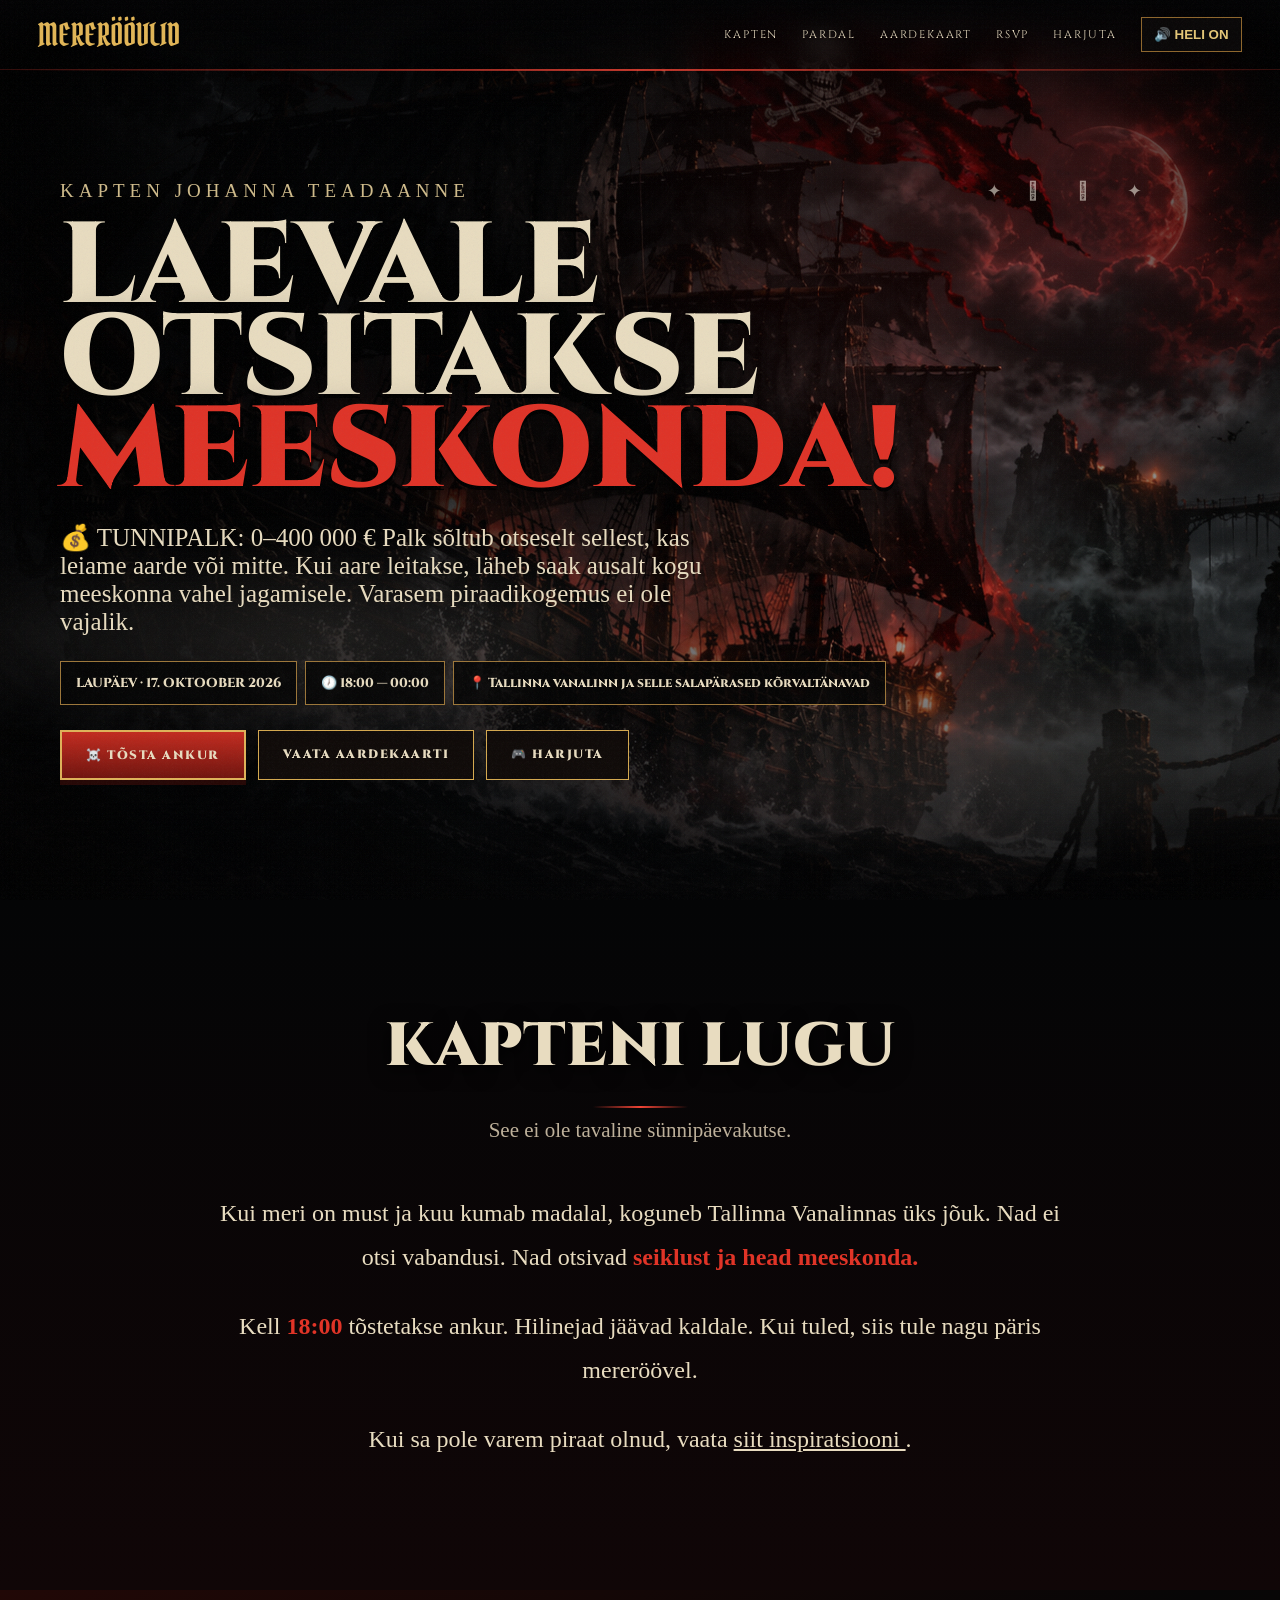
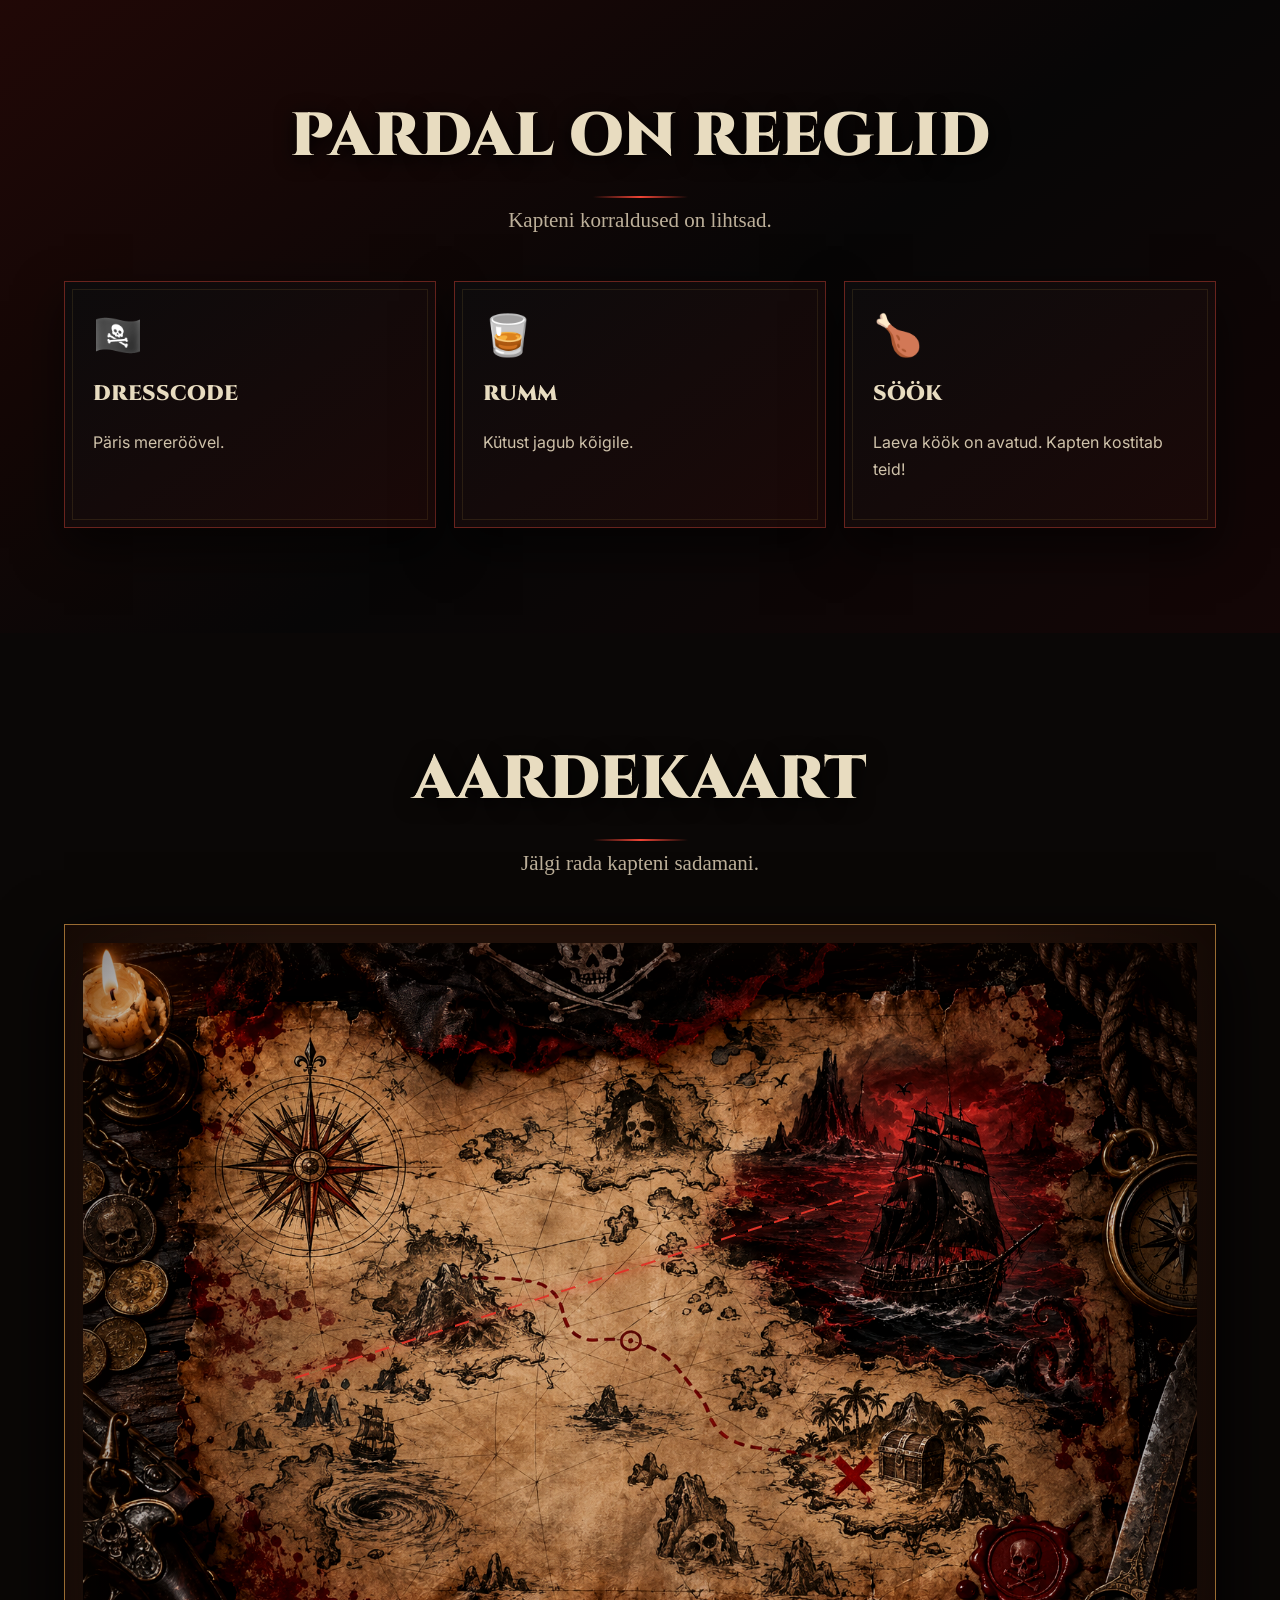
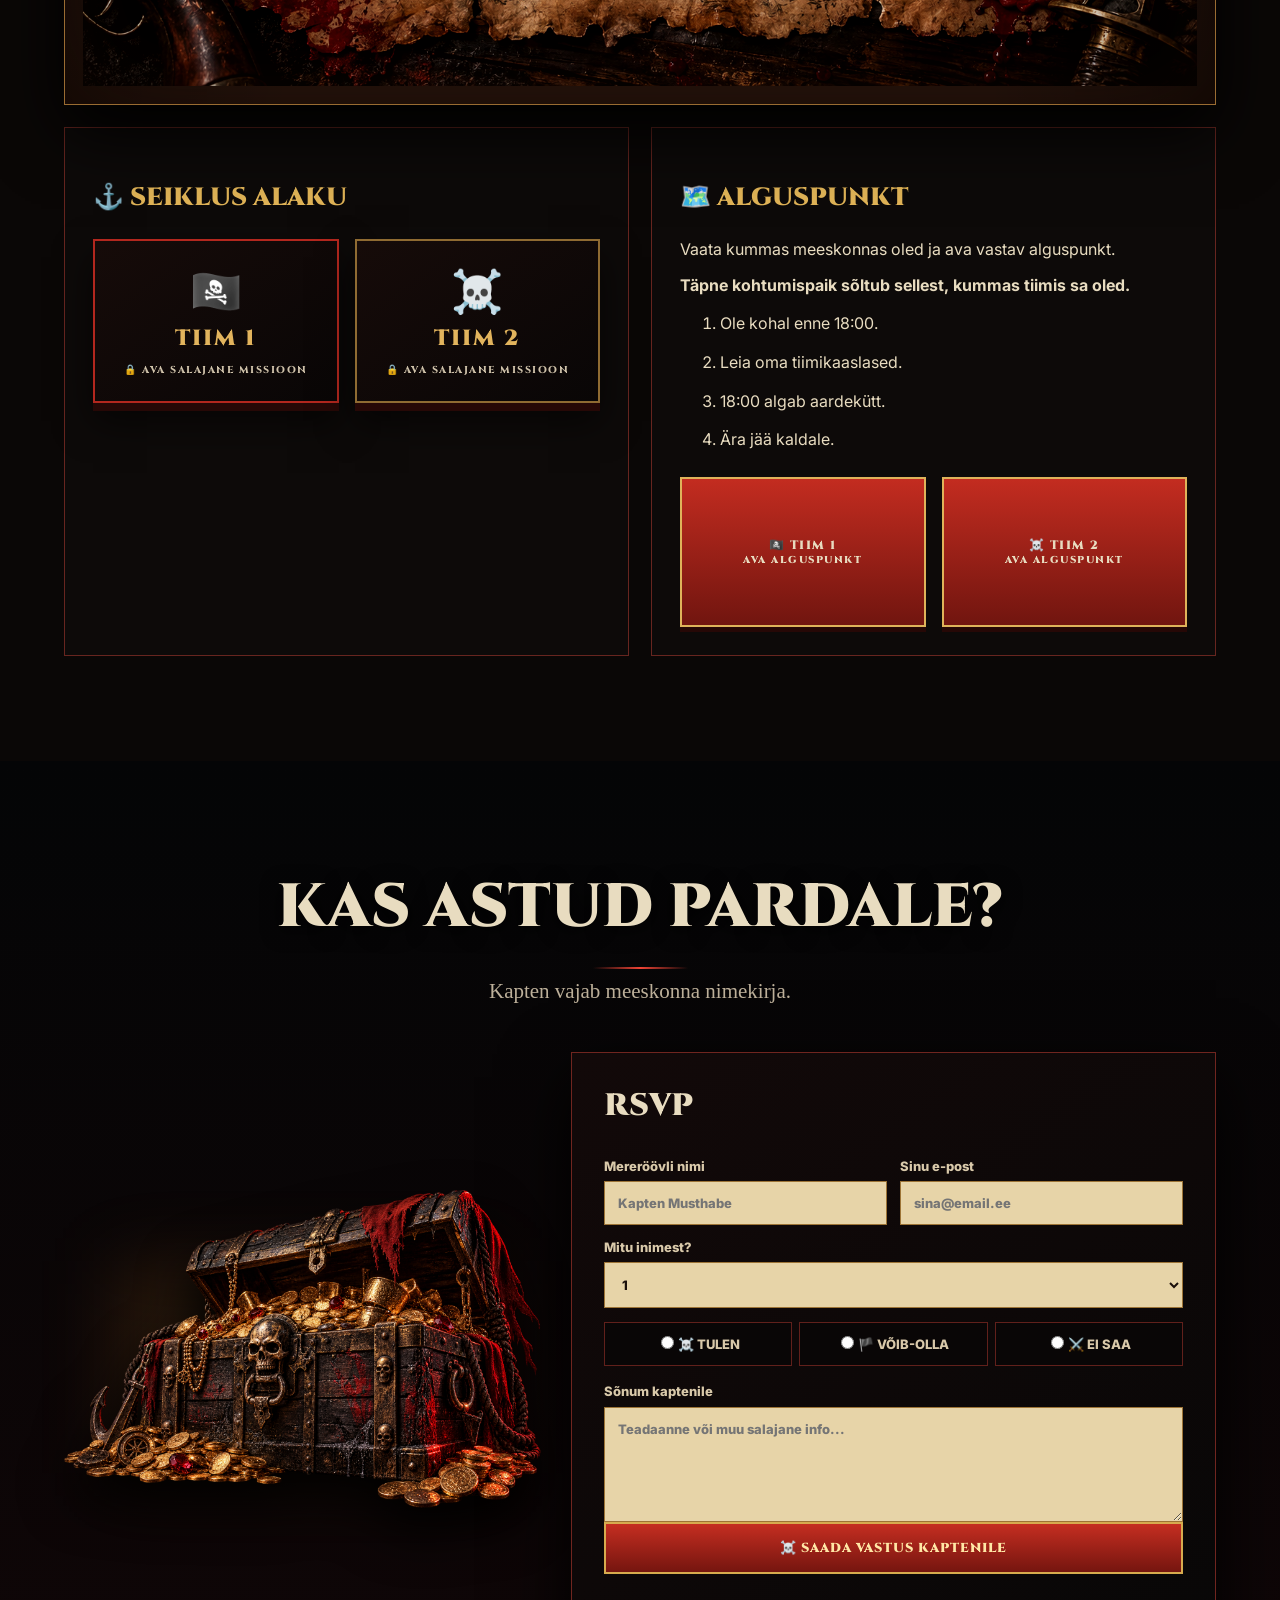
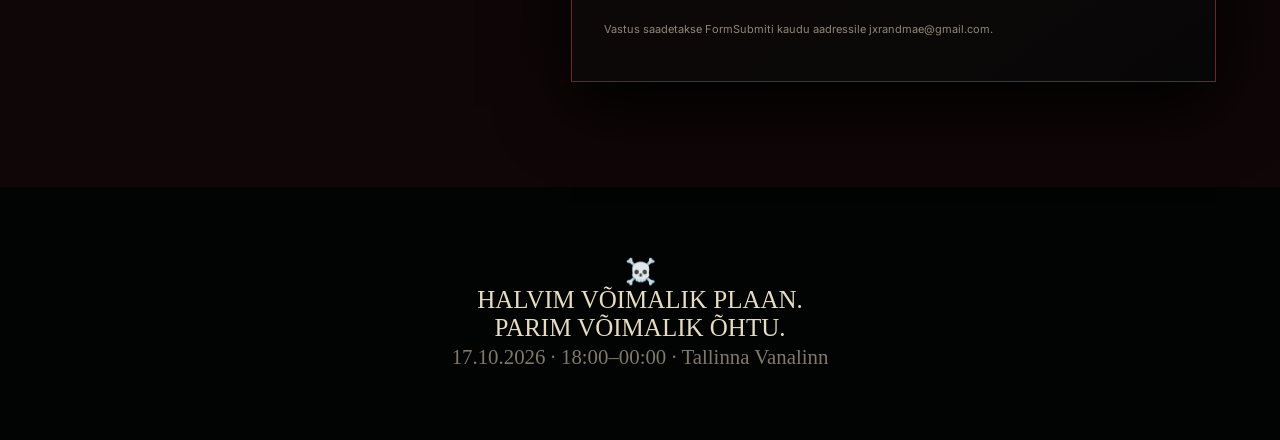
<file: index.html>
<!doctype html>
<html lang="et">
<head>
<meta charset="utf-8"><meta name="viewport" content="width=device-width,initial-scale=1">
<meta name="theme-color" content="#050506"><meta name="description" content="Mereröövlid pardal — Johanna sünnipäev, 17. oktoober 2026."><meta property="og:title" content="MERERÖÖVLID PARDAL!"><meta property="og:description" content="Üks öö. Üks laev. Üks legend."><meta property="og:type" content="website"><title>Mereröövlid Pardal ☠️</title>
<link rel="stylesheet" href="styles.css">
</head>
<body>
<nav class="nav">
<a class="brand" href="#top">MERERÖÖVLID</a>
<a href="#lugu">KAPTEN</a><a href="#pardal">PARDAL</a><a href="#kaart">AARDEKAART</a><a href="#rsvp">RSVP</a><a href="mang.html">HARJUTA</a>
<button class="sound" id="sound">🔊 HELI OFF</button>
</nav>

<header class="hero" id="top">
<div class="heroImage"></div><div class="fog fogA"></div><div class="fog fogB"></div><div class="birds" aria-hidden="true">✦ 𓅃　𓅃　✦</div><div class="heroContent"><div>
<div class="eyebrow">KAPTEN JOHANNA TEADAANNE</div>
<h1>LAEVALE OTSITAKSE <em>MEESKONDA!</em></h1>
<p class="heroLead">💰 TUNNIPALK: 0–400 000 €
Palk sõltub otseselt sellest, kas leiame aarde või mitte. Kui aare leitakse, läheb saak ausalt kogu meeskonna vahel jagamisele. Varasem piraadikogemus ei ole vajalik.</p>
<div class="meta"><span>LAUPÄEV · 17. OKTOOBER 2026</span><span>🕖 18:00 — 00:00</span><span>📍 Tallinna vanalinn ja selle salapärased kõrvaltänavad</span></div>
<div class="ctaRow"><a class="btn primary" href="#rsvp">☠️ TÕSTA ANKUR</a><a class="btn" href="#kaart">VAATA AARDEKAARTI</a><a class="btn" href="mang.html">🎮 HARJUTA</a></div>
</div></div>
</header>

<section class="section dark" id="lugu"><div class="wrap"><h2 class="title">KAPTENI LUGU</h2><p class="subtitle">See ei ole tavaline sünnipäevakutse.</p><div class="story">
<p>Kui meri on must ja kuu kumab madalal, koguneb Tallinna Vanalinnas üks jõuk. Nad ei otsi vabandusi. Nad otsivad <strong>seiklust ja head meeskonda.</strong></p>
<p>Kell <strong>18:00</strong> tõstetakse ankur. Hilinejad jäävad kaldale. Kui tuled, siis tule nagu päris mereröövel.</p>
<p> Kui sa pole varem piraat olnud, vaata <a href="https://pin.it/2wgxRKAsT" target="_blank" rel="noopener noreferrer">
    siit inspiratsiooni </a>.</p>
</div></div></section>

<section class="section redSection" id="pardal"><div class="wrap"><h2 class="title">PARDAL ON REEGLID</h2><p class="subtitle">Kapteni korraldused on lihtsad.</p><div class="cards">
<article class="card"><div class="icon">🏴‍☠️</div><h3>DRESSCODE</h3><p>Päris mereröövel.</p></article>
<article class="card"><div class="icon">🥃</div><h3>RUMM</h3><p>Kütust jagub kõigile. </p></article>
<article class="card"><div class="icon">🍗</div><h3>SÖÖK</h3><p>Laeva köök on avatud. Kapten kostitab teid!</p></article>
</div></div></section>

<section class="mapSection" id="kaart"><div class="wrap"><h2 class="title">AARDEKAART</h2><p class="subtitle">Jälgi rada kapteni sadamani.</p>
<div class="mapFrame" id="mapFrame"><img src="assets/treasure-map.png" alt="Tume piraatide aardekaart" loading="lazy"><div class="routeOverlay"></div></div>
<div class="mapInfo">

  <div class="panel">
    <h3>⚓ SEIKLUS ALAKU</h3>

<div class="teamButtons">

  <a
    class="teamBtn team1"
    href="tiim1.html"
  >
    <span class="teamIcon">🏴‍☠️</span>
    <span class="teamName">TIIM 1</span>
    <span class="teamAction">🔒 AVA SALAJANE MISSIOON</span>
  </a>

  <a
    class="teamBtn team2"
    href="tiim2.html"
  >
    <span class="teamIcon">☠️</span>
    <span class="teamName">TIIM 2</span>
    <span class="teamAction">🔒 AVA SALAJANE MISSIOON</span>
  </a>

</div>
  </div>


  <div class="panel">
    <h3>🗺️ ALGUSPUNKT</h3>

    <p>
      Vaata kummas meeskonnas oled ja ava vastav alguspunkt.
    </p>
<p>
      <b>
        Täpne kohtumispaik sõltub sellest, kummas tiimis sa oled.
      </b>
    </p>

    <ol>
      <li>Ole kohal enne 18:00.</li>
      <li>Leia oma tiimikaaslased.</li>
      <li>18:00 algab aardekütt.</li>
      <li>Ära jää kaldale.</li>
    </ol>
    <div class="teamButtons">

      <a
        class="btn primary teamBtn"
        target="_blank"
        href="https://maps.app.goo.gl/mpqDyM4CvshRVaWUA"
      >
        🏴‍☠️ TIIM 1
        <small>AVA ALGUSPUNKT</small>
      </a>

      <a
        class="btn primary teamBtn"
        target="_blank"
        href="https://maps.app.goo.gl/xC6VHM5YAqpepyd66"
      >
        ☠️ TIIM 2
        <small>AVA ALGUSPUNKT</small>
      </a>

    </div>

  </div>

</div></div></section>

<section class="section dark" id="rsvp"><div class="wrap"><h2 class="title">KAS ASTUD PARDALE?</h2><p class="subtitle">Kapten vajab meeskonna nimekirja.</p>
<div class="rsvpWrap"><div class="chestVisual"><div class="chestGlow"></div><img id="chestBtn" class="chestBtn" src="assets/treasure-chest.png" alt="Avatud aardelaegas" loading="lazy"><div class="treasureSecret"><div id="secret">☠️ <b>AARDELAEGAS AVATUD</b><br>Lisa 5 punkti tiimile, kui ütled salasõna: PIRAAJA.</div></div></div>
<div class="form"><h3>RSVP</h3><form id="rsvpForm" action="https://formsubmit.co/ajax/jxrandmae@gmail.com" method="POST">
<input type="hidden" name="_subject" value="🏴‍☠️ MERERÖÖVLID PARDAL — uus RSVP"><input type="hidden" name="_template" value="table"><input type="hidden" name="_captcha" value="true"><input type="text" name="_honey" style="display:none">
<div class="grid"><label>Mereröövli nimi<input name="name" required placeholder="Kapten Musthabe"></label><label>Sinu e-post<input name="email" type="email" required placeholder="sina@email.ee"></label></div>
<label style="display:block;margin-top:14px">Mitu inimest?<select name="count"><option>1</option><option>2</option><option>3</option><option>4</option><option>5</option></select></label>
<div class="choices"><label><input type="radio" name="answer" value="JAH, TULEN!" required>☠️ TULEN</label><label><input type="radio" name="answer" value="VÕIB-OLLA">🏴 VÕIB-OLLA</label><label><input type="radio" name="answer" value="EI SAA">⚔️ EI SAA</label></div>
<label>Sõnum kaptenile<textarea name="note" placeholder="Teadaanne või muu salajane info..."></textarea></label>
<button class="submit" type="submit">☠️ SAADA VASTUS KAPTENILE</button><div class="status" id="status"></div>
<p class="small">Vastus saadetakse FormSubmiti kaudu aadressile jxrandmae@gmail.com.</p>
</form></div></div></div></section>

<footer>☠️<br>HALVIM VÕIMALIK PLAAN.<br>PARIM VÕIMALIK ÕHTU.<br><small>17.10.2026 · 18:00–00:00 · Tallinna Vanalinn</small></footer>
<div id="toast" class="toast"></div>
<script src="script.js"></script>
</body></html>
</file>
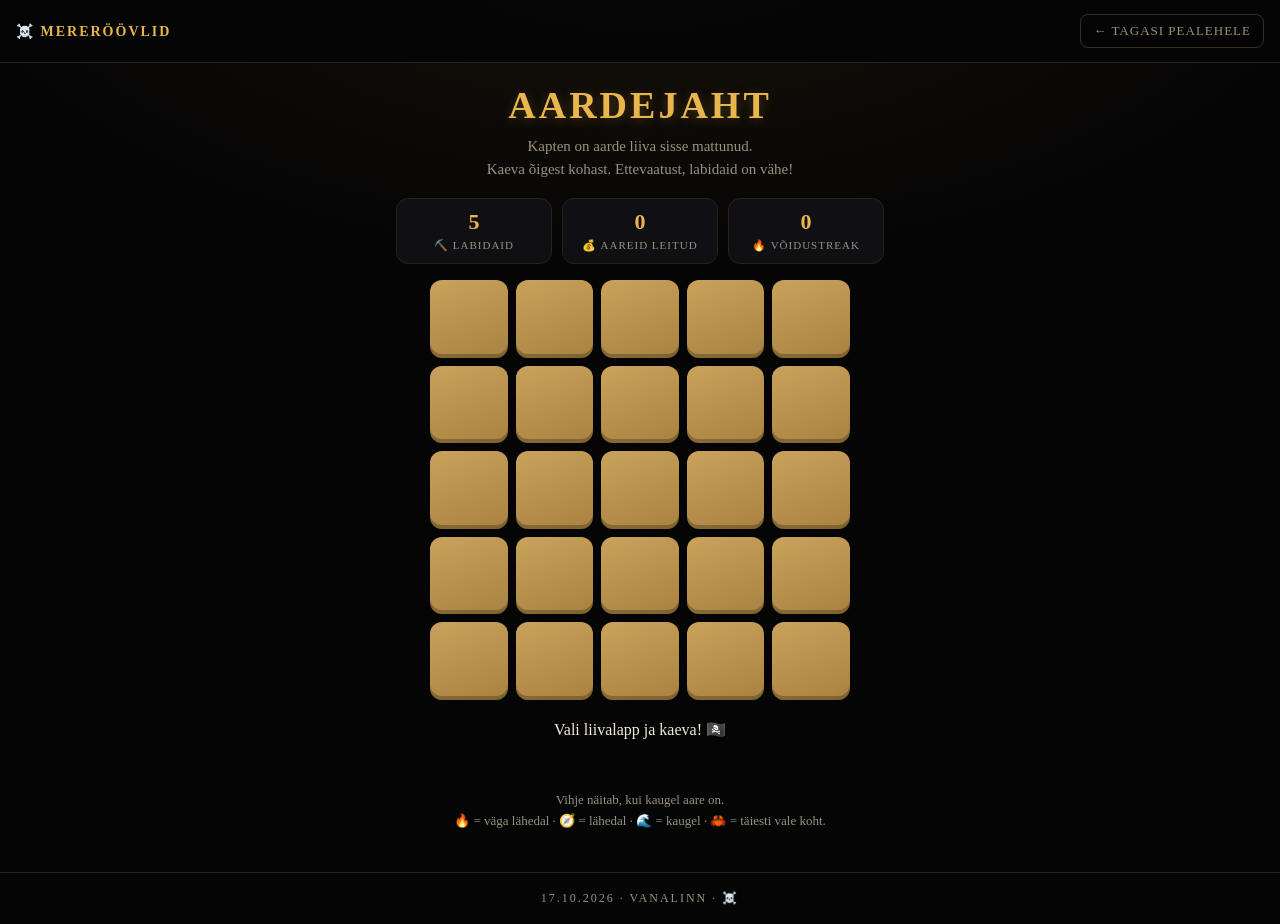
<file: mang.html>
<!doctype html>
<html lang="et">
<head>
<meta charset="utf-8"><meta name="viewport" content="width=device-width,initial-scale=1,viewport-fit=cover">
<meta name="theme-color" content="#050506"><meta name="description" content="Aardejaht — kaeva liiva sisse ja leia kapteni aare enne, kui labidad otsa saavad.">
<meta property="og:title" content="AARDEJAHT ☠️"><meta property="og:description" content="Leia kapteni aare!"><meta property="og:type" content="website">
<title>Aardejaht ☠️ Mereröövlid Pardal</title>
<style>
:root{--bg:#050506;--panel:#101014;--sand:#c9a35c;--sand2:#a8823f;--gold:#e8b64c;--red:#b3271e;--ink:#f2ead8;--mut:#9a917e}
*{box-sizing:border-box;margin:0;padding:0;-webkit-tap-highlight-color:transparent}
body{background:radial-gradient(1200px 600px at 50% -10%,#1a1208 0%,var(--bg) 60%);color:var(--ink);font-family:Georgia,'Times New Roman',serif;min-height:100dvh;display:flex;flex-direction:column}
nav{display:flex;align-items:center;justify-content:space-between;gap:10px;padding:14px 16px;border-bottom:1px solid #2a2118;background:rgba(5,5,6,.85);position:sticky;top:0;z-index:5}
nav .brand{color:var(--gold);text-decoration:none;font-weight:700;letter-spacing:2px;font-size:14px}
nav a.back{color:var(--mut);text-decoration:none;font-size:13px;letter-spacing:1px;border:1px solid #3a2f1e;padding:8px 12px;border-radius:8px}
main{flex:1;display:flex;flex-direction:column;align-items:center;padding:20px 16px 40px;max-width:520px;width:100%;margin:0 auto}
h1{font-size:clamp(26px,7vw,38px);letter-spacing:3px;color:var(--gold);text-align:center;text-shadow:0 2px 12px rgba(232,182,76,.25)}
.sub{color:var(--mut);text-align:center;margin:8px 0 18px;font-size:15px;line-height:1.5}
.hud{display:flex;gap:10px;width:100%;margin-bottom:16px}
.hud div{flex:1;background:var(--panel);border:1px solid #2a2118;border-radius:12px;padding:10px;text-align:center}
.hud b{display:block;font-size:22px;color:var(--gold)}
.hud span{font-size:11px;letter-spacing:1px;color:var(--mut)}
.board{display:grid;grid-template-columns:repeat(5,1fr);gap:8px;width:100%;max-width:420px}
.tile{aspect-ratio:1;border:none;border-radius:12px;background:linear-gradient(160deg,var(--sand),var(--sand2));font-size:clamp(20px,6vw,30px);cursor:pointer;box-shadow:inset 0 -4px 0 rgba(0,0,0,.25);transition:transform .08s;user-select:none;touch-action:manipulation}
.tile:active{transform:scale(.93)}
.tile.dug{background:#3a2c17;box-shadow:inset 0 3px 8px rgba(0,0,0,.6);cursor:default}
.tile.win{background:radial-gradient(circle,#f7d774,#c9932b);animation:pop .5s}
.tile.lose{background:#2a1414}
@keyframes pop{0%{transform:scale(.6)}60%{transform:scale(1.15)}100%{transform:scale(1)}}
.msg{margin-top:18px;min-height:56px;text-align:center;font-size:16px;line-height:1.5}
.msg b{color:var(--gold)}
.btn{margin-top:14px;background:var(--red);color:var(--ink);border:none;border-radius:12px;padding:14px 28px;font-size:15px;letter-spacing:2px;font-family:inherit;font-weight:700;cursor:pointer;box-shadow:0 4px 0 #6e130d}
.btn:active{transform:translateY(3px);box-shadow:none}
.hint{margin-top:16px;color:var(--mut);font-size:13px;text-align:center;line-height:1.6}
footer{text-align:center;color:var(--mut);font-size:12px;padding:18px;letter-spacing:2px;border-top:1px solid #2a2118}
</style>
</head>
<body>
<nav>
<a class="brand" href="index.html">☠️ MERERÖÖVLID</a>
<a class="back" href="index.html">← TAGASI PEALEHELE</a>
</nav>
<main>
<h1>AARDEJAHT</h1>
<p class="sub">Kapten on aarde liiva sisse mattunud.<br>Kaeva õigest kohast. Ettevaatust, labidaid on vähe!</p>
<div class="hud">
<div><b id="digs">5</b><span>⛏️ LABIDAID</span></div>
<div><b id="found">0</b><span>💰 AAREID LEITUD</span></div>
<div><b id="streak">0</b><span>🔥 VÕIDUSTREAK</span></div>
</div>
<div class="board" id="board"></div>
<div class="msg" id="msg">Vali liivalapp ja kaeva! 🏴‍☠️</div>
<button class="btn" id="again" style="display:none">☠️ UUS MÄNG</button>
<p class="hint">Vihje näitab, kui kaugel aare on.<br>🔥 = väga lähedal · 🧭 = lähedal · 🌊 = kaugel · 🦀 = täiesti vale koht.</p>
</main>
<footer>17.10.2026 · VANALINN · ☠️</footer>
<script>
const SIZE=5,DIGS=5;
let board,treasure,digsLeft,found,streak,over;
const boardEl=document.getElementById('board'),msgEl=document.getElementById('msg'),
digsEl=document.getElementById('digs'),foundEl=document.getElementById('found'),
streakEl=document.getElementById('streak'),againBtn=document.getElementById('again');
function init(){
  treasure=Math.floor(Math.random()*SIZE*SIZE);
  digsLeft=DIGS;over=false;
  boardEl.innerHTML='';
  for(let i=0;i<SIZE*SIZE;i++){
    const t=document.createElement('button');
    t.className='tile';t.setAttribute('aria-label','Kaiva siin');
    t.addEventListener('click',()=>dig(i,t));
    boardEl.appendChild(t);
  }
  update();
}
function update(){digsEl.textContent=digsLeft;foundEl.textContent=found;streakEl.textContent=streak;}
function dist(a,b){const ar=Math.floor(a/SIZE),ac=a%SIZE,br=Math.floor(b/SIZE),bc=b%SIZE;return Math.max(Math.abs(ar-br),Math.abs(ac-bc));}
function dig(i,t){
  if(over||t.classList.contains('dug'))return;
  digsLeft--;t.classList.add('dug');
  if(i===treasure){
    t.classList.add('win');t.textContent='💰';
    found++;streak++;over=true;
    msgEl.innerHTML='<b>AARE LEITUD!</b> 🏆 Kapten on uhke. Mängi uuesti ja kogu seeriat!';
    againBtn.style.display='inline-block';
  }else{
    const d=dist(i,treasure);
    t.textContent=d<=1?'🔥':d<=2?'🧭':'🦀';
    if(digsLeft<=0){
      over=true;streak=0;
      boardEl.children[treasure].classList.add('lose');
      boardEl.children[treasure].textContent='💰';
      msgEl.innerHTML='<b>LABIDAD OTSA!</b> ☠️ Aare jäi liiva alla... Proovi uuesti!';
      againBtn.style.display='inline-block';
    }else{
      msgEl.innerHTML=d<=1?'<b>🔥 KUUM!</b> Aare on kohe siin kõrval!':d<=2?'🧭 Soe... aare on paar sammu kaugusel.':'🦀 Külm. Siin kasvab ainult krabid.';
    }
  }
  update();
}
againBtn.addEventListener('click',()=>{againBtn.style.display='none';msgEl.textContent='Vali liivalapp ja kaiva! 🏴‍☠️';init();});
found=0;streak=0;init();
</script>
</body>
</html>
</file>
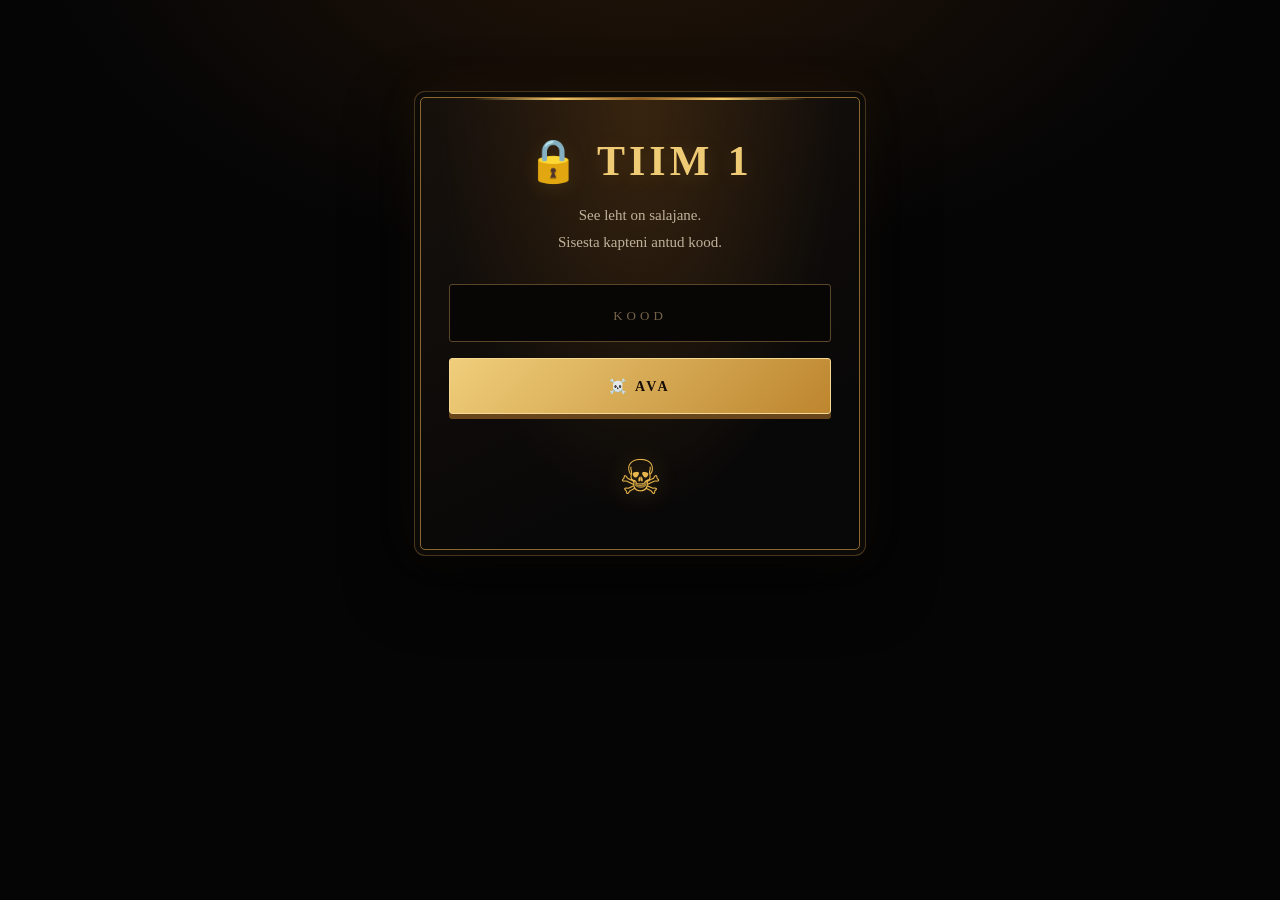
<file: tiim1.html>
<!doctype html>
<html lang="et">

<head>

<meta charset="utf-8">
<meta name="viewport" content="width=device-width,initial-scale=1">

<meta name="theme-color" content="#050506">
<meta name="robots" content="noindex">

<title>Tiim 1 ☠️ Salajane</title>

<link rel="stylesheet" href="tiim.css">

</head>

<body data-team="tiim1">

<main>

<!-- SALASÕNA -->

<div id="lock">

  <h1>🔒 TIIM 1</h1>

  <p class="sub">
    See leht on salajane.<br>
    Sisesta kapteni antud kood.
  </p>

  <form id="f">

    <input
      id="code"
      autocomplete="off"
      autocapitalize="characters"
      placeholder="KOOD"
    >

    <button class="unlockButton">
      ☠️ AVA
    </button>

    <p class="message" id="err"></p>

  </form>

</div>


<!-- SALAJANE SISU -->

<div id="secret" style="display:none">

  <h1>☠️ TIIM 1</h1>

  <p class="sub">
    Salajane missioon, ära näita teisele tiimile!
  </p>

  <nav class="viewSwitcher" role="tablist" aria-label="Vali mänguvaade">
    <button class="viewButton isActive" type="button" role="tab" aria-selected="true" data-view="trail">🗺️ Kaart</button>
    <button class="viewButton" type="button" role="tab" aria-selected="false" data-view="extras">✨ Boonus</button>
  </nav>


  <!-- TIIMI EESMÄRK -->

  <section class="section">

    <div class="card">
      <div class="pointTitle">🏴‍☠️ TE OLETE TIIM 1</div>
      <p class="taskText">
        Teie ülesanne on võita <b>TIIM 2!</b>

  Olge kiired, nutikad ja kavalad! Ärge laske vastastiimil oma plaanidest haisugi ninna saada. Püsige alati koos, sest olete üks meeskond ja ühes paadis! 🏴‍☠️

Pidage meeles, et avamerel levi ei ole! AI-d appi kutsuda ei saa, nii et pange oma pead tööle ja lahendage ülesanded omal jõul.

Reeturitele disklaff! ☠️      </p>
    </div>

    <div class="card">
      <div class="pointTitle">💰 PEAMINE EESMÄRK</div>
      <p class="taskText">
        Jõudke aardeni enne teist tiimi, sest aarde leidmise eest saab
        <b>kõige rohkem punkte +123 PUNKTI!!! teisekd jäänud tiim saab 0 punkti, ei mingit armu!</b>
      </p>
    </div>

    <div class="card finalCard">
      <h3>🏆 KES VÕIDAB?</h3>
      <p class="finalMessage">
        Lõplik võitja selgub siis, kui mõlemad võistkonnad on jõudnud lõpp-punkti.
        <br><br>
        Kui jõuate kiiresti aardeni, aga teisi lisaülesandeid ei täida,
        võite siiski hoopis kaotada! Võidab tiim, kellel on kõige rohkem punkte
      </p>
    </div>

  </section>


  <!-- TEERADA -->

  <section class="section" id="trailView" role="tabpanel" aria-label="Teerada">

    <h2 class="sectionTitle">
      🗺️ TEERADA AARDENI
    </h2>

    <p class="sectionIntro">

      Lahendage mõistatused, et teada saada,
      kuhu peate järgmisena liikuma.

      Kui jõuate viimasesse punkti,
      sulguvad lisapunktide ülesanded.

    </p>

    <div id="trail"></div>

  </section>


  <!-- LISAPUNKTID -->

  <section class="section" id="extras">

    <h2 class="sectionTitle">
      ⚔️ LISAPUNKTIDE ÜLESANDED
    </h2>

    <p class="sectionIntro">
      Teel aardeni saate koguda lisapunkte.
      Kõik ülesanded tuleb tõestada foto või videoga.
      Kui jõuate lõpp-punkti, lähevad need ülesanded lukku.
    </p>


    <!-- 1 -->

    <article class="card extraTask">

      <div class="pointHeader">

        <div>
          <div class="pointNumber">
            LISAPUNKT 1
          </div>

          <div class="pointTitle">
            🧔 LEGENDaarne HABEMIK
          </div>
        </div>

        <div class="extraPoints">
          KUNI 60 P
        </div>

      </div>

      <p class="taskText">

        Leidke avalikust ruumist pika habemega inimene
        ja saatke tõestus.

      </p>

      <ul class="points">

        <li>Habe olemas: <b>20 p</b></li>

        <li>Habe üle 10 cm: <b>35 p</b></li>

        <li>Habe üle 30 cm: <b>50 p</b></li>

        <li>
          Habemik ütleb „Arrr!”:
          <b>+10 p</b>
        </li>

      </ul>

    </article>


    <!-- 2 -->

    <article class="card extraTask">

      <div class="pointHeader">

        <div>

          <div class="pointNumber">
            LISAPUNKT 2
          </div>

          <div class="pointTitle">
            🏴‍☠️ PIRAATIDE INIMPÜRAMIID
          </div>

        </div>

        <div class="extraPoints">
          KUNI 81 P
        </div>

      </div>

      <p class="taskText">

        Ehitage turvaline inimpüramiid ja tehke sellest tõestuspilt.
        <br><br>
        Mida rohkem meeskonnaliikmeid pildil osaleb, seda rohkem punkte saate.

      </p>

      <ul class="points">

        <li>2 inimest: <b>4 p</b></li>
        <li>3 inimest: <b>9 p</b></li>
        <li>4 inimest: <b>16 p</b></li>
        <li>5 inimest: <b>25 p</b></li>
        <li>6 inimest: <b>36 p</b></li>
        <li>7 inimest: <b>49 p</b></li>
        <li>8 inimest: <b>64 p</b></li>
        <li>9+ inimest: <b>81 p</b></li>

      </ul>

      <p class="taskText">
        ⚠️ Püramiid peab olema turvaline.
      </p>

    </article>


    <!-- 3 -->

    <article class="card extraTask">

      <div class="pointHeader">

        <div>

          <div class="pointNumber">
            LISAPUNKT 3
          </div>

          <div class="pointTitle">
            💃 MERERÖÖVLITE TANTSURITUAAL
          </div>

        </div>

        <div class="extraPoints">
          KUNI 45 P
        </div>

      </div>

      <p class="taskText">

        Filmige vähemalt 10-sekundiline piraaditants.
        Vähemalt kolm tiimiliiget peavad tegema samu liigutusi.

      </p>

      <ul class="points">

        <li>Video tehtud: <b>20 p</b></li>

        <li>
          Sünkroonis liigutused:
          <b>+15 p</b>
        </li>
        <li>
          Stiilipunktid:
          <b>+10 p</b>
        </li>

      </ul>

    </article>


    <!-- 4 -->

    <article class="card extraTask">

      <div class="pointHeader">

        <div>

          <div class="pointNumber">
            LISAPUNKT 4
          </div>

          <div class="pointTitle">
            ⛵ LAEVA EHITAMINE
          </div>

        </div>

        <div class="extraPoints">
          40 P
        </div>

      </div>

      <p class="taskText">

        Voltige paberist laevuke.

      </p>

      <ul class="points">

        <li>
          Laev valmis ja pilt tehtud:
          <b>25 p</b>
        </li>

        <li>
          Laev ujub vees vähemalt 10 sekundit:
          <b>+15 p</b>
        </li>

      </ul>

    </article>


    <!-- 5 -->

    <article class="card extraTask">
      <div class="pointHeader">
        <div>
          <div class="pointNumber">LISAPUNKT 5</div>
          <div class="pointTitle">🏴‍☠️ KAPTENI LAEV</div>
        </div>
        <div class="extraPoints">35 P</div>
      </div>
      <p class="taskText">
        Kapteni piraadilaev on ankrus ühes vanalinna baaris.
        Tehke laevast foto ja saatke see kaptenile, et ta saaks kinnituse,
        et laevaga on kõik korras.
      </p>
    </article>

    <!-- Trahvipunktid -->

    <article class="card extraTask">

      <div class="pointHeader">

        <div>

          <div class="pointNumber">
            TRAHVIPUNKTID
          </div>

          <div class="pointTitle">
            ⚔️ TRAHVIPUNKTID
          </div>

        </div>

        <div class="extraPoints">
          -50 P
        </div>

      </div>

      <p class="taskText">

        Me oleme heatahtlikud ja südamlikud piraadid.
        Me ei röövi tavalisi inimesi, otsime ainult iidset aaret.

      </p>

      <ul class="points">

        <li>
          Iga linnakodaniku röövimine:
          <b>-50 p</b>
        </li>

      </ul>

    </article>

  </section>

</div>

</main>


<!-- Vormide jaoks -->

<iframe
  name="hiddenSubmitFrame"
  style="display:none"
></iframe>


<script>

const H =
"4af48028c201dbff2d25bb1d4b742f0944266107d09502270f7e2214b365a174";

const K = "tiim1-ok";

async function sha(s){

  const b =
    await crypto.subtle.digest(
      "SHA-256",
      new TextEncoder().encode(s)
    );

  return [...new Uint8Array(b)]
    .map(x =>
      x.toString(16).padStart(2,"0")
    )
    .join("");

}

const open = () => {

  document.getElementById("lock").style.display = "none";

  document.getElementById("secret").style.display = "block";

};

if(sessionStorage.getItem(K) === H){

  open();

}

document.getElementById("f").addEventListener(
  "submit",
  async e => {

    e.preventDefault();

    const value =
      document
        .getElementById("code")
        .value
        .trim()
        .toUpperCase();

    if(await sha(value) === H){

      sessionStorage.setItem(K,H);

      open();

    }else{

      document.getElementById("err").textContent =
        "⚠️ Vale kood, merekoer!";

      document.getElementById("code").value = "";

    }

  }
);

</script>


<script src="tiim.js"></script>

</body>
</html>
</file>
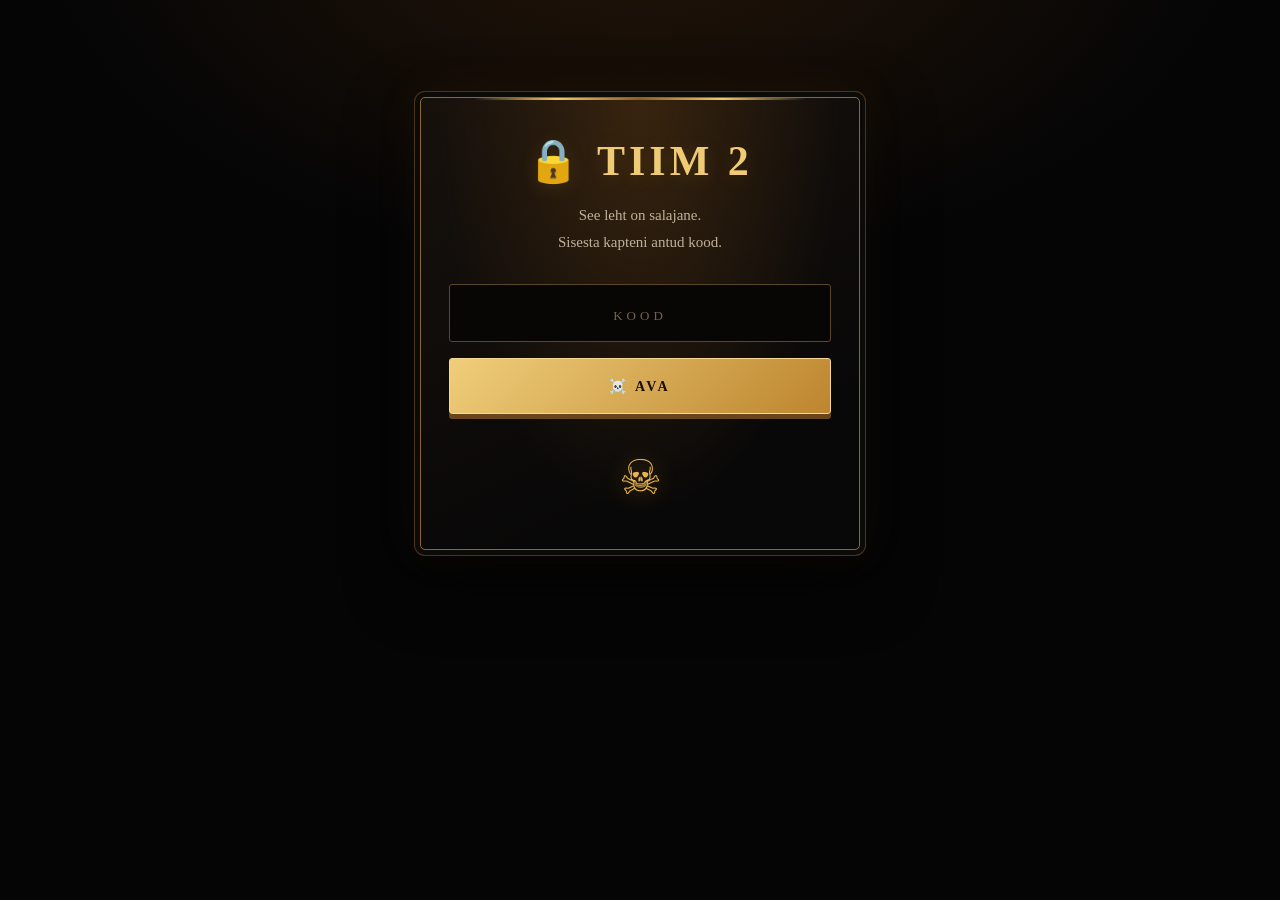
<file: tiim2.html>
<!doctype html>
<html lang="et">

<head>

<meta charset="utf-8">
<meta name="viewport" content="width=device-width,initial-scale=1,viewport-fit=cover">

<meta name="theme-color" content="#050506">
<meta name="robots" content="noindex">

<title>Tiim 2 ☠️ Salajane</title>

<link rel="stylesheet" href="tiim.css">

</head>


<body data-team="tiim2">

<main>

<!-- ========================================= -->
<!-- SALASÕNA -->
<!-- ========================================= -->

<div id="lock">

  <h1>🔒 TIIM 2</h1>

  <p class="sub">
    See leht on salajane.<br>
    Sisesta kapteni antud kood.
  </p>


  <form id="f">

    <input
      id="code"
      autocomplete="off"
      autocapitalize="characters"
      placeholder="KOOD"
    >

    <button class="unlockButton" type="submit">
      ☠️ AVA
    </button>

    <p class="message" id="err"></p>

  </form>

</div>


<!-- ========================================= -->
<!-- SALAJANE SISU -->
<!-- ========================================= -->

<div id="secret" style="display:none">


  <h1>☠️ TIIM 2</h1>

  <p class="sub">
    Salajane missioon, ära näita teisele tiimile!
  </p>

  <nav class="viewSwitcher" role="tablist" aria-label="Vali mänguvaade">
    <button class="viewButton isActive" type="button" role="tab" aria-selected="true" data-view="trail">🗺️ Kaart</button>
    <button class="viewButton" type="button" role="tab" aria-selected="false" data-view="extras">✨ Boonus</button>
  </nav>


  <!-- ========================================= -->
  <!-- TIIMI EESMÄRK -->
  <!-- ========================================= -->

  <section class="section">

    <div class="card">

      <div class="pointTitle">
        🏴‍☠️ TE OLETE TIIM 2
      </div>

      <p class="taskText">

        Teie ülesanne on võita
        <b>TIIM 1!</b>

  Olge kiired, nutikad ja kavalad! Ärge laske vastastiimil oma plaanidest haisugi ninna saada. Püsige alati koos, sest olete üks meeskond ja ühes paadis! 🏴‍☠️

Pidage meeles, et avamerel levi ei ole! AI-d appi kutsuda ei saa, nii et pange oma pead tööle ja lahendage ülesanded omal jõul.

Reeturitele disklaff! ☠️

      </p>

    </div>


    

    <div class="card">
      <div class="pointTitle">💰 PEAMINE EESMÄRK</div>
      <p class="taskText">
        Jõudke aardeni enne teist tiimi, sest aarde leidmise eest saab
        <b>kõige rohkem punkte +123 PUNKTI!!! teisekd jäänud tiim saab 0 punkti, ei mingit armu!</b>
      </p>
    </div>

    <div class="card finalCard">
      <h3>🏆 KES VÕIDAB?</h3>
      <p class="finalMessage">
        Lõplik võitja selgub siis, kui mõlemad võistkonnad on jõudnud lõpp-punkti.
        <br><br>
        Kui jõuate kiiresti aardeni, aga teisi lisaülesandeid ei täida,
        võite siiski hoopis kaotada! Võidab tiim, kellel on kõige rohkem punkte
      </p>
    </div>

  </section>


  <!-- ========================================= -->
  <!-- TEERADA AARDENI -->
  <!-- ========================================= -->

  <section class="section" id="trailView" role="tabpanel" aria-label="Teerada">

    <h2 class="sectionTitle">
      🗺️ TEERADA AARDENI
    </h2>

    <p class="sectionIntro">

      Lahendage mõistatused, et saada teada,
      kuhu peate järgmisena liikuma.

      <br><br>

      Kui jõuate viimasesse punkti,
      lähevad lisapunktide ülesanded lukku.

    </p>


    <!--

      SIIN TEKITAB tiim.js AUTOMAATSELT:

      Punkt 1 — KLOOSTRIVÄRAV
      Punkt 2
      Punkt 3
      Punkt 4
      Lõpp-punkt — KUNINGAKODA KELDER

    -->

    <div id="trail"></div>

  </section>


  <!-- ========================================= -->
  <!-- LISAPUNKTIDE ÜLESANDED -->
  <!-- ========================================= -->

  <section class="section" id="extras">

    <h2 class="sectionTitle">
      ⚔️ LISAPUNKTIDE ÜLESANDED
    </h2>


    <p class="sectionIntro">

      Teel aardeni saate koguda lisapunkte.
      Kõik ülesanded tuleb tõestada foto või videoga.
      Kui jõuate lõpp-punkti, lähevad need ülesanded lukku.

    </p>


    <!-- ===================================== -->
    <!-- 1. HABEMIK -->
    <!-- ===================================== -->

    <article class="card extraTask">

      <div class="pointHeader">

        <div>

          <div class="pointNumber">
            LISAPUNKT 1
          </div>

          <div class="pointTitle">
            🧔 LEGENDaarne HABEMIK
          </div>

        </div>

        <div class="extraPoints">
          KUNI 60 P
        </div>

      </div>


      <p class="taskText">

        Leidke avalikust ruumist pika habemega inimene
        ja saatke tõestus.

      </p>


      <ul class="points">

        <li>
          Habe olemas:
          <b>20 p</b>
        </li>

        <li>
          Habe üle 10 cm:
          <b>35 p</b>
        </li>

        <li>
          Habe üle 30 cm:
          <b>50 p</b>
        </li>

        <li>
          Habemik ütleb „Arrr!”:
          <b>+10 p</b>
        </li>

      </ul>

    </article>


    <!-- ===================================== -->
    <!-- 2. INIMPÜRAMIID -->
    <!-- ===================================== -->

    <article class="card extraTask">

      <div class="pointHeader">

        <div>

          <div class="pointNumber">
            LISAPUNKT 2
          </div>

          <div class="pointTitle">
            🏴‍☠️ PIRAATIDE INIMPÜRAMIID
          </div>

        </div>

        <div class="extraPoints">
          KUNI 81 P
        </div>

      </div>


      <p class="taskText">

        Ehitage turvaline
        inimpüramiid ja tehke sellest
        tõestuspilt.

        <br><br>

        Mida rohkem meeskonnaliikmeid
        pildil osaleb, seda rohkem punkte saate.

      </p>


      <ul class="points">

        <li>
          2 inimest:
          <b>4 p</b>
        </li>

        <li>
          3 inimest:
          <b>9 p</b>
        </li>

        <li>
          4 inimest:
          <b>16 p</b>
        </li>

        <li>
          5 inimest:
          <b>25 p</b>
        </li>

        <li>
          6 inimest:
          <b>36 p</b>
        </li>

        <li>
          7 inimest:
          <b>49 p</b>
        </li>

        <li>
          8 inimest:
          <b>64 p</b>
        </li>

        <li>
          9+ inimest:
          <b>81 p</b>
        </li>

      </ul>


      <p class="taskText">

        ⚠️ Püramiid peab olema
        turvaline.

      </p>

    </article>


    <!-- ===================================== -->
    <!-- 3. TANTS -->
    <!-- ===================================== -->

    <article class="card extraTask">

      <div class="pointHeader">

        <div>

          <div class="pointNumber">
            LISAPUNKT 3
          </div>

          <div class="pointTitle">
            💃 MERERÖÖVLITE TANTSURITUAAL
          </div>

        </div>

        <div class="extraPoints">
          KUNI 45 P
        </div>

      </div>


      <p class="taskText">

        Filmige vähemalt 10-sekundiline piraaditants.
        Vähemalt kolm tiimiliiget peavad tegema samu liigutusi.

      </p>


      <ul class="points">

        <li>
          Video tehtud:
          <b>20 p</b>
        </li>

        <li>
          Sünkroonis liigutused:
          <b>+15 p</b>
        </li>

        <li>
          Stiilipunktid:
          <b>+10 p</b>
        </li>

      </ul>

    </article>


    <!-- ===================================== -->
    <!-- 4. LAEV -->
    <!-- ===================================== -->

    <article class="card extraTask">

      <div class="pointHeader">

        <div>

          <div class="pointNumber">
            LISAPUNKT 4
          </div>

          <div class="pointTitle">
            ⛵ LAEVA EHITAMINE
          </div>

        </div>

        <div class="extraPoints">
          40 P
        </div>

      </div>


      <p class="taskText">

        Voltige paberist laevuke.

      </p>


      <ul class="points">

        <li>
          Laev valmis ja pilt tehtud:
          <b>25 p</b>
        </li>

        <li>
          Laev ujub vees vähemalt
          10 sekundit:
          <b>+15 p</b>
        </li>

      </ul>

    </article>


    <!-- ===================================== -->
    <!-- 5. KAPTENI LAEV -->
    <!-- ===================================== -->

    <article class="card extraTask">
      <div class="pointHeader">
        <div>
          <div class="pointNumber">LISAPUNKT 5</div>
          <div class="pointTitle">🏴‍☠️ KAPTENI LAEV</div>
        </div>
        <div class="extraPoints">35 P</div>
      </div>
      <p class="taskText">
        Kapteni piraadilaev on ankrus ühes vanalinna baaris.
        Tehke laevast foto ja saatke see kaptenile, et ta saaks kinnituse,
        et laevaga on kõik korras.
      </p>
    </article>

    <!-- ===================================== -->
    <!-- TRAHV -->
    <!-- ===================================== -->

    <article class="card extraTask">

      <div class="pointHeader">

        <div>

          <div class="pointNumber">
            TRAHVIPUNKTID
          </div>

          <div class="pointTitle">
            ⚔️ TRAHVIPUNKTID
          </div>

        </div>

        <div class="extraPoints">
          -50 P
        </div>

      </div>


      <p class="taskText">

        Me oleme heatahtlikud ja
        südamlikud piraadid.

        Me ei röövi tavalisi inimesi, otsime ainult iidset aaret.

      </p>


      <ul class="points">

        <li>
          Iga linnakodaniku röövimine:
          <b>-50 p</b>
        </li>

      </ul>

    </article>


  </section>


</div>

</main>


<!-- ========================================= -->
<!-- PEIDETUD FORM SUBMIT -->
<!-- ========================================= -->

<iframe
  name="hiddenSubmitFrame"
  style="display:none"
></iframe>


<!-- ========================================= -->
<!-- TIIM 2 SALASÕNA -->
<!-- ========================================= -->

<script>

const H =
"924e83a70ae7dcf4e681774d45196bae873b0a1da0d6c4543a92b89917d98d34";

const K =
"tiim2-ok";


async function sha(s){

  const b =
    await crypto.subtle.digest(
      "SHA-256",
      new TextEncoder().encode(s)
    );

  return [...new Uint8Array(b)]
    .map(x =>
      x.toString(16).padStart(2,"0")
    )
    .join("");

}


const open = () => {

  document.getElementById("lock").style.display =
    "none";

  document.getElementById("secret").style.display =
    "block";

};


if(sessionStorage.getItem(K) === H){

  open();

}


document
  .getElementById("f")
  .addEventListener(
    "submit",
    async e => {

      e.preventDefault();


      const value =
        document
          .getElementById("code")
          .value
          .trim()
          .toUpperCase();


      if(await sha(value) === H){

        sessionStorage.setItem(K,H);

        open();

      }else{

        document
          .getElementById("err")
          .textContent =
          "⚠️ Vale kood, merekoer!";

        document
          .getElementById("code")
          .value = "";

      }

    }
  );

</script>


<!-- ========================================= -->
<!-- MÄNGU SÜSTEEM -->
<!-- ========================================= -->

<script src="tiim.js"></script>


</body>
</html>
</file>
<file: styles.css>
@import url('https://fonts.googleapis.com/css2?family=Cinzel:wght@600;700;900&family=Pirata+One&family=IM+Fell+English+SC&family=Inter:wght@400;600;800&display=swap');
:root{--red:#a51c16;--red2:#df3428;--black:#050506;--panel:#0d0d0e;--panel2:#151112;--bone:#e8dcc0;--gold:#d7ad55;--muted:#a79b85;--line:#5e241e}
*{box-sizing:border-box}html{scroll-behavior:smooth}body{margin:0;background:#030304;color:var(--bone);font-family:Inter,sans-serif;overflow-x:hidden}
body:before{content:"";position:fixed;inset:0;pointer-events:none;z-index:9999;opacity:.055;background-image:url("data:image/svg+xml,%3Csvg xmlns='http://www.w3.org/2000/svg' width='160' height='160'%3E%3Cfilter id='n'%3E%3CfeTurbulence baseFrequency='.8' numOctaves='3' stitchTiles='stitch'/%3E%3C/filter%3E%3Crect width='100%25' height='100%25' filter='url(%23n)'/%3E%3C/svg%3E")}
a{color:inherit}.nav{position:fixed;z-index:100;top:0;left:0;right:0;height:70px;padding:0 3vw;display:flex;align-items:center;gap:24px;background:linear-gradient(#030304f2,transparent);border-bottom:1px solid #8b211a55;backdrop-filter:blur(10px)}.brand{font:31px "Pirata One";color:#e2b657;text-decoration:none;margin-right:auto}.nav a:not(.brand){font:11px Cinzel;letter-spacing:1.8px;text-decoration:none}.nav a:not(.brand):hover{color:var(--red2)}.sound{background:#0a0808;border:1px solid #8f672d;color:#e5c777;padding:9px 12px;font-weight:800}
.hero{min-height:100svh;position:relative;display:grid;align-items:end;overflow:hidden;background:#030506}.heroImage{position:absolute;inset:0;background-image:linear-gradient(90deg,#030304f2 0%,#030304bb 36%,#03030420 75%),linear-gradient(0deg,#030304 0%,transparent 36%),url("assets/hero-ship.png");background-size:cover;background-position:center;transform:scale(1.04);animation:heroDrift 14s ease-in-out infinite alternate}.heroImage:after{content:"";position:absolute;inset:0;background:radial-gradient(circle at 72% 25%,#a81d1826,transparent 32%)}@keyframes heroDrift{to{transform:scale(1.08) translate3d(-1%,1%,0)}}
.heroContent{position:relative;z-index:10;width:min(1160px,92vw);margin:0 auto;padding:170px 0 120px}.eyebrow{font:19px "IM Fell English SC";letter-spacing:5px;color:#d0bc8c}.hero h1{font:900 clamp(58px,9vw,124px)/.8 Cinzel;margin:20px 0 18px;max-width:760px;text-shadow:0 4px #000,0 16px 40px #000}.hero h1 em{font-style:normal;color:var(--red2);display:block}.heroLead{font:25px "IM Fell English SC";max-width:650px}.meta{display:flex;gap:8px;flex-wrap:wrap;margin-top:25px}.meta span{background:#050505cc;border:1px solid #9d773a;padding:12px 15px;font:800 13px Cinzel}.ctaRow{display:flex;gap:12px;flex-wrap:wrap;margin-top:25px}.btn{display:inline-block;padding:15px 24px;border:1px solid #d6aa50;text-decoration:none;font:900 12px Cinzel;letter-spacing:1.5px;background:#100b09;transition:.2s}.btn.primary{background:linear-gradient(#c32c20,#71150f);border:2px solid #dfb35a;box-shadow:0 5px #260806}.btn:hover{transform:translateY(-3px)}
.strip{background:#090707;border-top:1px solid #6c241d;border-bottom:1px solid #6c241d;display:grid;grid-template-columns:repeat(6,1fr);gap:1px}.strip div{padding:19px 10px;text-align:center;font:11px Cinzel;letter-spacing:1px;color:#d4c4a6}.strip b{display:block;font-size:25px;color:#e2b456;margin-bottom:5px}
.section{padding:105px 5vw}.dark{background:linear-gradient(#040506,#100607)}.redSection{background:linear-gradient(145deg,#210806,#070606 55%,#140606)}.wrap{max-width:1180px;margin:auto}.title{text-align:center;font:900 clamp(34px,5vw,61px) Cinzel;margin:0 0 10px}.subtitle{text-align:center;font:21px "IM Fell English SC";color:#bdb09a;max-width:780px;margin:0 auto 48px}.story{max-width:880px;margin:auto;text-align:center;font:24px/1.85 "IM Fell English SC"}.story strong{color:#e03427}
.cards{display:grid;grid-template-columns:repeat(3,1fr);gap:18px}.card{position:relative;min-height:210px;padding:28px;background:linear-gradient(145deg,#0d0b0c,#1b0908);border:1px solid #69231d;box-shadow:0 20px 45px #0009;overflow:hidden}.card:after{content:"";position:absolute;inset:7px;border:1px solid #d0a34620;pointer-events:none}.card .icon{font-size:40px}.card h3{font:900 21px Cinzel}.card p{color:#cfc2aa;line-height:1.7}.card b{color:#e1b655}
.mapSection{background:#0a0706;padding:105px 5vw}.mapFrame{position:relative;padding:18px;background:#24140c;border:1px solid #9a6c32;box-shadow:0 25px 65px #000}.mapFrame img{width:100%;display:block;filter:saturate(.92) contrast(1.05)}.mapFrame:after{content:"";position:absolute;inset:0;pointer-events:none;box-shadow:inset 0 0 100px #160600aa}.routeOverlay{position:absolute;left:20%;top:58%;width:58%;height:2px;background:repeating-linear-gradient(90deg,var(--red2) 0 15px,transparent 15px 28px);transform:rotate(-18deg);animation:route 1.4s linear infinite}@keyframes route{to{background-position:43px 0}}
.mapInfo{display:grid;grid-template-columns:1fr 1fr;gap:22px;margin-top:22px}.panel{background:#0d0a09;border:1px solid #67251f;padding:28px}.panel h3{font:900 25px Cinzel;color:#e1b457}.panel li{margin:14px 0;line-height:1.55}
.rsvpWrap{display:grid;grid-template-columns:.85fr 1.15fr;gap:30px;align-items:center}.chestVisual{position:relative}.chestVisual img{width:100%;display:block;filter:drop-shadow(0 25px 25px #000)}.chestGlow{position:absolute;inset:20% 10%;background:#d98a2722;filter:blur(35px);pointer-events:none}.form{background:linear-gradient(145deg,#120909,#080707);border:1px solid #70251f;padding:32px;box-shadow:0 25px 65px #000}.form h3{font:900 31px Cinzel;margin-top:0}.grid{display:grid;grid-template-columns:1fr 1fr;gap:13px}label{font-size:13px;font-weight:800;color:#d9c9aa}input,select,textarea{display:block;width:100%;margin-top:7px;padding:13px;background:#e7d4a8;color:#1b100a;border:1px solid #9d7436;font:inherit}textarea{min-height:115px}.choices{display:grid;grid-template-columns:repeat(3,1fr);gap:7px;margin:14px 0}.choices label{padding:13px;text-align:center;background:#090606;border:1px solid #61201b}.choices input{display:inline;width:auto;margin:0 4px}.submit{width:100%;padding:15px;background:linear-gradient(#c52e21,#75150f);color:#ffe7a6;border:2px solid #d7ab4e;font:900 13px Cinzel;letter-spacing:1px}.status{min-height:24px;margin-top:12px}.small{font-size:11px;color:#8f8676;line-height:1.5}
.treasureSecret{text-align:center;margin-top:35px}.chestBtn{width:160px;cursor:pointer;filter:drop-shadow(0 20px 25px #000);transition:.2s}.chestBtn:hover{transform:scale(1.06) rotate(-2deg)}#secret{display:none;max-width:600px;margin:15px auto;padding:16px;border:1px dashed #a77735;background:#0b0605}
footer{padding:70px 20px;text-align:center;background:#020303;font:25px "IM Fell English SC"}footer small{color:#827968}
.coin{position:fixed;z-index:500;font-size:24px;pointer-events:none;animation:coin 1.7s ease-out forwards}@keyframes coin{to{transform:translate(var(--x),var(--y)) rotate(720deg);opacity:0}}
.toast{position:fixed;z-index:600;left:50%;bottom:25px;transform:translate(-50%,20px);opacity:0;background:#0c0605;border:1px solid #b48239;padding:13px 18px;transition:.25s}.toast.show{opacity:1;transform:translate(-50%,0)}
@media(max-width:850px){.nav{height:60px;padding:0 14px;gap:8px}.nav a:not(.brand){display:none}.brand{font-size:24px}.heroContent{padding:120px 0 95px}.hero h1{font-size:clamp(48px,14vw,82px)}.heroLead{font-size:20px}.strip{grid-template-columns:repeat(3,1fr)}.section,.mapSection{padding:75px 18px}.cards,.mapInfo,.rsvpWrap,.grid,.choices{grid-template-columns:1fr}.chestVisual{max-width:550px;margin:auto}}

/* CAPTAIN'S CINEMATIC UPGRADE */
:root{--ink:#020203;--blood:#b91f18;--blood2:#f04435;--brass:#e2b45d}
body{background:var(--ink)}
::selection{background:var(--blood);color:#fff}
.nav:after{content:"";position:absolute;left:0;right:0;bottom:-2px;height:2px;background:linear-gradient(90deg,transparent,var(--blood2),transparent);opacity:.8}
.hero:before{content:"";position:absolute;z-index:3;inset:0;background:radial-gradient(ellipse at 50% 70%,transparent 20%,#0008 78%,#000 100%);pointer-events:none}
.heroImage{animation:heroDrift 15s ease-in-out infinite alternate,heroBreath 6s ease-in-out infinite}
@keyframes heroBreath{50%{filter:saturate(1.08) brightness(.9)}}
.fog{position:absolute;z-index:4;width:70vw;height:22vh;filter:blur(25px);background:radial-gradient(ellipse,#d8d0c322 0%,transparent 70%);pointer-events:none;mix-blend-mode:screen}
.fogA{left:-10vw;bottom:18%;animation:fogA 13s ease-in-out infinite alternate}.fogB{right:-15vw;bottom:5%;animation:fogB 17s ease-in-out infinite alternate}
@keyframes fogA{to{transform:translate3d(24vw,-3vh,0) scale(1.25)}}@keyframes fogB{to{transform:translate3d(-20vw,-2vh,0) scale(1.35)}}
.birds{position:absolute;z-index:6;top:20%;right:10%;font-size:18px;color:#eee9dc99;letter-spacing:10px;animation:birds 9s ease-in-out infinite}
@keyframes birds{50%{transform:translate(-80px,25px) scale(.9);opacity:.45}100%{transform:translate(30px,-10px)}}
.scrollCue{position:absolute;z-index:20;right:4vw;bottom:26px;font:10px Cinzel;letter-spacing:3px;color:#d4b66e;writing-mode:vertical-rl}.scrollCue span{font-size:22px;margin-top:8px;animation:scrollPulse 1.4s infinite}
@keyframes scrollPulse{50%{transform:translateY(8px);opacity:.35}}
.title{position:relative;text-shadow:0 4px 20px #000}
.title:after{content:"";display:block;width:95px;height:2px;margin:18px auto 0;background:linear-gradient(90deg,transparent,var(--blood2),transparent)}
.card{transition:transform .35s ease,border-color .35s ease,box-shadow .35s ease}.card:hover{transform:translateY(-8px) rotateX(1deg);border-color:#b33a2e;box-shadow:0 30px 60px #000,0 0 30px #7b181133}
.mapFrame{overflow:hidden}.mapFrame img{transition:transform 1.2s ease;transform-origin:center}.mapFrame:hover img{transform:scale(1.025)}
.mapFrame:before{content:"";position:absolute;inset:0;z-index:2;pointer-events:none;background:linear-gradient(90deg,#0004,transparent 20%,transparent 80%,#0005)}
.routeOverlay{z-index:3;box-shadow:0 0 12px #d82e20;transform-origin:left center}
.rsvpWrap{perspective:1000px}.chestVisual{transform-style:preserve-3d}.chestBtn{transition:transform .5s cubic-bezier(.2,.8,.2,1),filter .4s}.chestBtn:hover{transform:translateY(-8px) scale(1.035) rotate(-1deg);filter:drop-shadow(0 30px 28px #000) drop-shadow(0 0 22px #b77b2833)}
.form{position:relative;overflow:hidden}.form:before{content:"";position:absolute;inset:0;pointer-events:none;background:linear-gradient(115deg,transparent 35%,#fff4 50%,transparent 65%);transform:translateX(-130%);animation:sheen 9s infinite}
@keyframes sheen{12%,100%{transform:translateX(130%)}}
.submit{cursor:pointer;transition:transform .2s,filter .2s}.submit:hover{transform:translateY(-2px);filter:brightness(1.12)}
@media(max-width:850px){.scrollCue,.birds{display:none}.heroImage{background-position:62% center}.heroContent{padding-bottom:78px}.meta span{font-size:11px}.nav{background:#030304ee}.card:hover{transform:none}}
/* =========================
   PIRATE TEAM BUTTONS
   ========================= */

.teamButtons {
  display: grid;
  grid-template-columns: 1fr 1fr;
  gap: 16px;
  margin-top: 25px;
}

.teamBtn {
  position: relative;
  display: flex;
  flex-direction: column;
  align-items: center;
  justify-content: center;

  min-height: 150px;
  padding: 24px 15px;

  text-decoration: none;
  text-align: center;

  background: linear-gradient(145deg, #160b09, #090606);
  border: 2px solid #8c6328;

  box-shadow:
    0 8px 0 #260806,
    0 18px 35px #0009;

  transition:
    transform .25s ease,
    box-shadow .25s ease,
    border-color .25s ease;
}

.teamBtn:hover {
  transform: translateY(-6px);
  border-color: #e2b45d;

  box-shadow:
    0 14px 0 #260806,
    0 25px 45px #000,
    0 0 25px #8f211a55;
}

.teamBtn:active {
  transform: translateY(2px);
  box-shadow:
    0 4px 0 #260806,
    0 10px 20px #000;
}

.teamIcon {
  font-size: 42px;
  margin-bottom: 8px;
}

.teamName {
  font: 900 22px Cinzel;
  letter-spacing: 2px;
  color: #e2b45d;
}

.teamAction {
  margin-top: 10px;
  font: 800 10px Cinzel;
  letter-spacing: 1.5px;
  color: #cfc2aa;
}

/* Tiimide väike erinevus */

.team1 {
  border-color: #b3271e;
}

.team1:hover {
  border-color: #f04435;
  box-shadow:
    0 14px 0 #260806,
    0 25px 45px #000,
    0 0 30px #b3271e55;
}

.team2 {
  border-color: #8f6b32;
}

.team2:hover {
  border-color: #e2b45d;
  box-shadow:
    0 14px 0 #260806,
    0 25px 45px #000,
    0 0 30px #d7ad5555;
}


/* Telefon */

@media (max-width: 600px) {
  .teamButtons {
    grid-template-columns: 1fr;
    gap: 12px;
  }

  .teamBtn {
    min-height: 125px;
  }

  .teamIcon {
    font-size: 36px;
  }

  .teamName {
    font-size: 20px;
  }
}
</file>
<file: tiim.css>
:root{
  --bg:#050506;
  --panel:#101014;
  --panel2:#16100d;
  --gold:#e8b64c;
  --gold2:#a77a2d;
  --red:#b3271e;
  --red2:#6e130d;
  --ink:#f2ead8;
  --mut:#9a917e;
  --green:#557a48;
}

*{
  box-sizing:border-box;
  margin:0;
  padding:0;
}

body{
  background:
    radial-gradient(1000px 600px at 50% -10%,#241508 0%,var(--bg) 60%);
  background-color:#350909;
  color:var(--ink);
  font-family:Georgia,serif;
  min-height:100vh;
  padding:25px 18px 100px;
}

.viewSwitcher{
  position:fixed;
  z-index:20;
  left:50%;
  bottom:calc(12px + env(safe-area-inset-bottom));
  display:flex;
  width:min(380px,calc(100% - 32px));
  padding:4px;
  gap:4px;
  transform:translateX(-50%);
  border:1px solid #8c672f66;
  border-radius:999px;
  background:#100b0bb3;
  box-shadow:0 4px 16px #0008;
  backdrop-filter:blur(10px);
}

.viewButton{
  flex:1;
  min-height:42px;
  border:1px solid transparent;
  border-radius:999px;
  background:transparent;
  color:#c4b9a5;
  font:500 14px Georgia,serif;
  cursor:pointer;
}

.viewButton.isActive{
  border-color:#b3271e80;
  background:#6e130d66;
  color:#f2ead8;
  box-shadow:inset 0 0 12px #b3271e20;
}

.viewButton:focus-visible{
  outline:2px solid var(--gold);
  outline-offset:2px;
}

#trailView,#extras{scroll-margin-top:18px;}

main{
  width:100%;
  max-width:650px;
  margin:auto;
}

h1{
  color:var(--gold);
  text-align:center;
  font-size:clamp(30px,8vw,48px);
  letter-spacing:3px;
  margin-bottom:8px;
}

.sub{
  color:var(--mut);
  text-align:center;
  margin-bottom:28px;
  line-height:1.5;
}

.section{
  margin-bottom:24px;
}

.sectionTitle{
  color:var(--gold);
  font-size:25px;
  letter-spacing:2px;
  margin-bottom:8px;
}

.sectionIntro{
  color:var(--mut);
  line-height:1.6;
  margin-bottom:18px;
}

#trail{
  position:relative;
  display:grid;
  gap:16px;
  margin-top:20px;
  padding-left:38px;
}

#trail::before{
  content:"";
  position:absolute;
  left:13px;
  top:18px;
  bottom:28px;
  width:4px;
  border-radius:9px;
  background:repeating-linear-gradient(to bottom,var(--gold) 0 12px,transparent 12px 20px);
  box-shadow:0 0 14px #e8b64c55;
}

#trail .trailStep{
  position:relative;
  margin:0;
  transition:border-color .25s,box-shadow .25s,opacity .25s;
}

#trail .trailStep::before{
  content:"";
  position:absolute;
  z-index:1;
  left:-37px;
  top:23px;
  display:grid;
  width:22px;
  height:22px;
  place-items:center;
  border:2px solid var(--gold2);
  border-radius:50%;
  background:#100d09;
  color:#171008;
  font:bold 13px Georgia,serif;
}

#trail .trailStep.completed::before{
  content:"✓";
  border-color:#78a568;
  background:#78a568;
}

#trail .trailStep.current{
  border-color:var(--gold);
  box-shadow:0 0 0 1px #e8b64c55,0 0 28px #e8b64c22;
}

#trail .trailStep.current::before{
  border-color:#ffe08a;
  background:var(--gold);
  box-shadow:0 0 18px #e8b64caa;
}

#trail .trailStep.locked::before{
  border-color:#706957;
  background:#211c15;
}

.trailStepLabel{
  color:var(--gold);
  font-size:11px;
  font-weight:bold;
  letter-spacing:1.6px;
}

#trail .trailStep.locked .trailStepLabel{
  color:var(--mut);
}

.card{
  background:linear-gradient(145deg,#15100d,#0b0908);
  border:1px solid #33271b;
  border-radius:14px;
  padding:22px;
  margin-bottom:14px;
  box-shadow:0 8px 25px #0008;
}

.card.locked{
  opacity:.72;
  filter:grayscale(.5);
}

.card.completed{
  border-color:#527044;
  background:linear-gradient(145deg,#11170f,#0b0c09);
}

.pointHeader{
  display:flex;
  align-items:center;
  justify-content:space-between;
  gap:15px;
  margin-bottom:12px;
}

.pointNumber{
  color:var(--gold);
  font-size:13px;
  letter-spacing:2px;
  font-weight:bold;
}

.pointTitle{
  font-size:22px;
  margin-top:4px;
}

.status{
  font-size:12px;
  letter-spacing:1px;
  color:var(--mut);
  white-space:nowrap;
}

.clue{
  background:#080706;
  border:1px dashed #72572c;
  padding:18px;
  border-radius:10px;
  line-height:1.65;
  white-space:pre-line;
  margin:15px 0;
}

.clue strong{
  color:var(--gold);
}

.clue.valliClue{
  padding:14px;
  font-size:14px;
  line-height:1.5;
  letter-spacing:-.15px;
}

.actionButton{
  display:block;
  text-align:center;
  text-decoration:none;
  background:var(--red);
  color:var(--ink);
  padding:14px;
  border-radius:10px;
  font-weight:bold;
  letter-spacing:1px;
  margin-top:12px;
  box-shadow:0 4px 0 var(--red2);
}

.actionButton:active{
  transform:translateY(3px);
  box-shadow:none;
}

.proofForm{
  margin-top:18px;
  padding-top:16px;
  border-top:1px solid #2b231a;
}

.proofForm label{
  display:block;
  color:var(--mut);
  font-size:14px;
  margin-bottom:8px;
}

input[type="file"]{
  width:100%;
  background:#090807;
  border:1px solid #3a2f1e;
  color:var(--ink);
  padding:12px;
  border-radius:9px;
}

.sendButton,
.unlockButton{
  width:100%;
  margin-top:12px;
  border:0;
  border-radius:10px;
  padding:14px;
  background:var(--gold);
  color:#171008;
  font-weight:900;
  letter-spacing:1px;
  cursor:pointer;
}

.unlockBox{
  margin-top:15px;
  padding:15px;
  background:#090807;
  border:1px solid #47371f;
  border-radius:10px;
}

.unlockBox input{
  width:100%;
  background:#050505;
  color:var(--ink);
  border:1px solid #3a2f1e;
  border-radius:9px;
  padding:13px;
  font-size:18px;
  text-align:center;
  letter-spacing:4px;
  text-transform:uppercase;
}

.message{
  margin-top:10px;
  min-height:20px;
  color:var(--gold);
  text-align:center;
  font-size:14px;
}

.extraTask{
  position:relative;
}

.extraPoints{
  color:var(--gold);
  font-weight:bold;
  white-space:nowrap;
}

.taskText{
  line-height:1.6;
  margin:14px 0;
}

.points{
  padding-left:18px;
  line-height:1.8;
  color:#d9cfbc;
}

.finalCard{
  border-color:var(--gold);
  text-align:center;
}

.finalCard h3{
  color:var(--gold);
  font-size:28px;
  margin-bottom:10px;
}

.finalMessage{
  line-height:1.7;
  color:#d9cfbc;
}

.lockNotice{
  text-align:center;
  padding:20px;
  color:var(--mut);
}

@media(max-width:600px){
  body{
    padding:18px 12px 100px;
  }

  .card{
    padding:18px;
  }

  .pointHeader{
    align-items:flex-start;
  }

  .pointTitle{
    font-size:19px;
  }

  #trail{
    padding-left:31px;
  }

  #trail::before{
    left:10px;
  }

  #trail .trailStep::before{
    left:-31px;
    width:20px;
    height:20px;
  }
}

/* =====================================
   SALAJASE MISSIOONI AVAMISE EKRAAN
   ===================================== */

#lock {
  position: relative;
  overflow: hidden;
  width: 100%;
  max-width: 440px;
  margin: 8vh auto 0;
  padding: 38px 28px 32px;
  text-align: center;
  background:
    radial-gradient(ellipse at 50% 0%, #38240f 0%, transparent 65%),
    linear-gradient(155deg, #17110c, #090808 75%);
  border: 1px solid #8c672f;
  border-radius: 5px;
  box-shadow:
    0 0 0 5px #0d0b08,
    0 0 0 6px #49351c,
    0 25px 70px #000b,
    0 0 45px #b27b2020;
}

/* Dekoratiivne kuldne joon */
#lock::before {
  content: "";
  position: absolute;
  top: 0;
  left: 12%;
  width: 76%;
  height: 2px;
  background: linear-gradient(
    90deg,
    transparent,
    #f0c96c,
    #8f5b20,
    #f0c96c,
    transparent
  );
}

/* Väike piraadimärk pealkirja kohal */
#lock::after {
  content: "☠";
  display: block;
  color: #e8b64c;
  font-size: 48px;
  margin-bottom: 12px;
  text-shadow: 0 0 25px #e8b64c55;
}

#lock h1 {
  font-family: Georgia, serif;
  font-size: clamp(30px, 7vw, 42px);
  letter-spacing: 4px;
  line-height: 1.2;
  color: #f0cb75;
  text-shadow: 0 3px 20px #e8b64c22;
  margin-bottom: 16px;
}

#lock .sub {
  max-width: 300px;
  margin: 0 auto 28px;
  color: #c0b29a;
  font-size: 15px;
  line-height: 1.8;
}

#lock .sub br + * {
  color: #e8b64c;
}

#lock form {
  text-align: left;
}

#lock input {
  display: block;
  width: 100%;
  min-height: 58px;
  padding: 16px;
  background: #070605;
  color: #f4e6c5;
  border: 1px solid #5b4629;
  border-radius: 3px;
  outline: none;
  font-family: Georgia, serif;
  font-size: 20px;
  letter-spacing: 5px;
  text-align: center;
  transition: border-color .2s, box-shadow .2s;
}

#lock input::placeholder {
  color: #74634a;
  font-size: 13px;
  letter-spacing: 4px;
}

#lock input:focus {
  border-color: #e8b64c;
  box-shadow: 0 0 0 3px #e8b64c18;
}

#lock .unlockButton {
  display: block;
  width: 100%;
  min-height: 56px;
  margin-top: 16px;
  padding: 15px;
  color: #160e06;
  background: linear-gradient(135deg, #f0ce7b, #bd852e);
  border: 1px solid #f5d992;
  border-radius: 3px;
  box-shadow: 0 5px 0 #68451b;
  font-family: Georgia, serif;
  font-size: 14px;
  font-weight: 900;
  letter-spacing: 3px;
  cursor: pointer;
  transition: transform .2s, filter .2s;
}

#lock .unlockButton:hover {
  filter: brightness(1.15);
  transform: translateY(-2px);
}

#lock .unlockButton:active {
  transform: translateY(3px);
  box-shadow: 0 2px 0 #68451b;
}

#lock .message {
  color: #f0806f;
  font-size: 14px;
  text-align: center;
  line-height: 1.5;
  margin-top: 15px;
}

@media (max-width: 480px) {
  #lock {
    margin-top: 5vh;
    padding: 32px 20px 26px;
  }

  #lock::after {
    font-size: 42px;
  }
}
</file>
